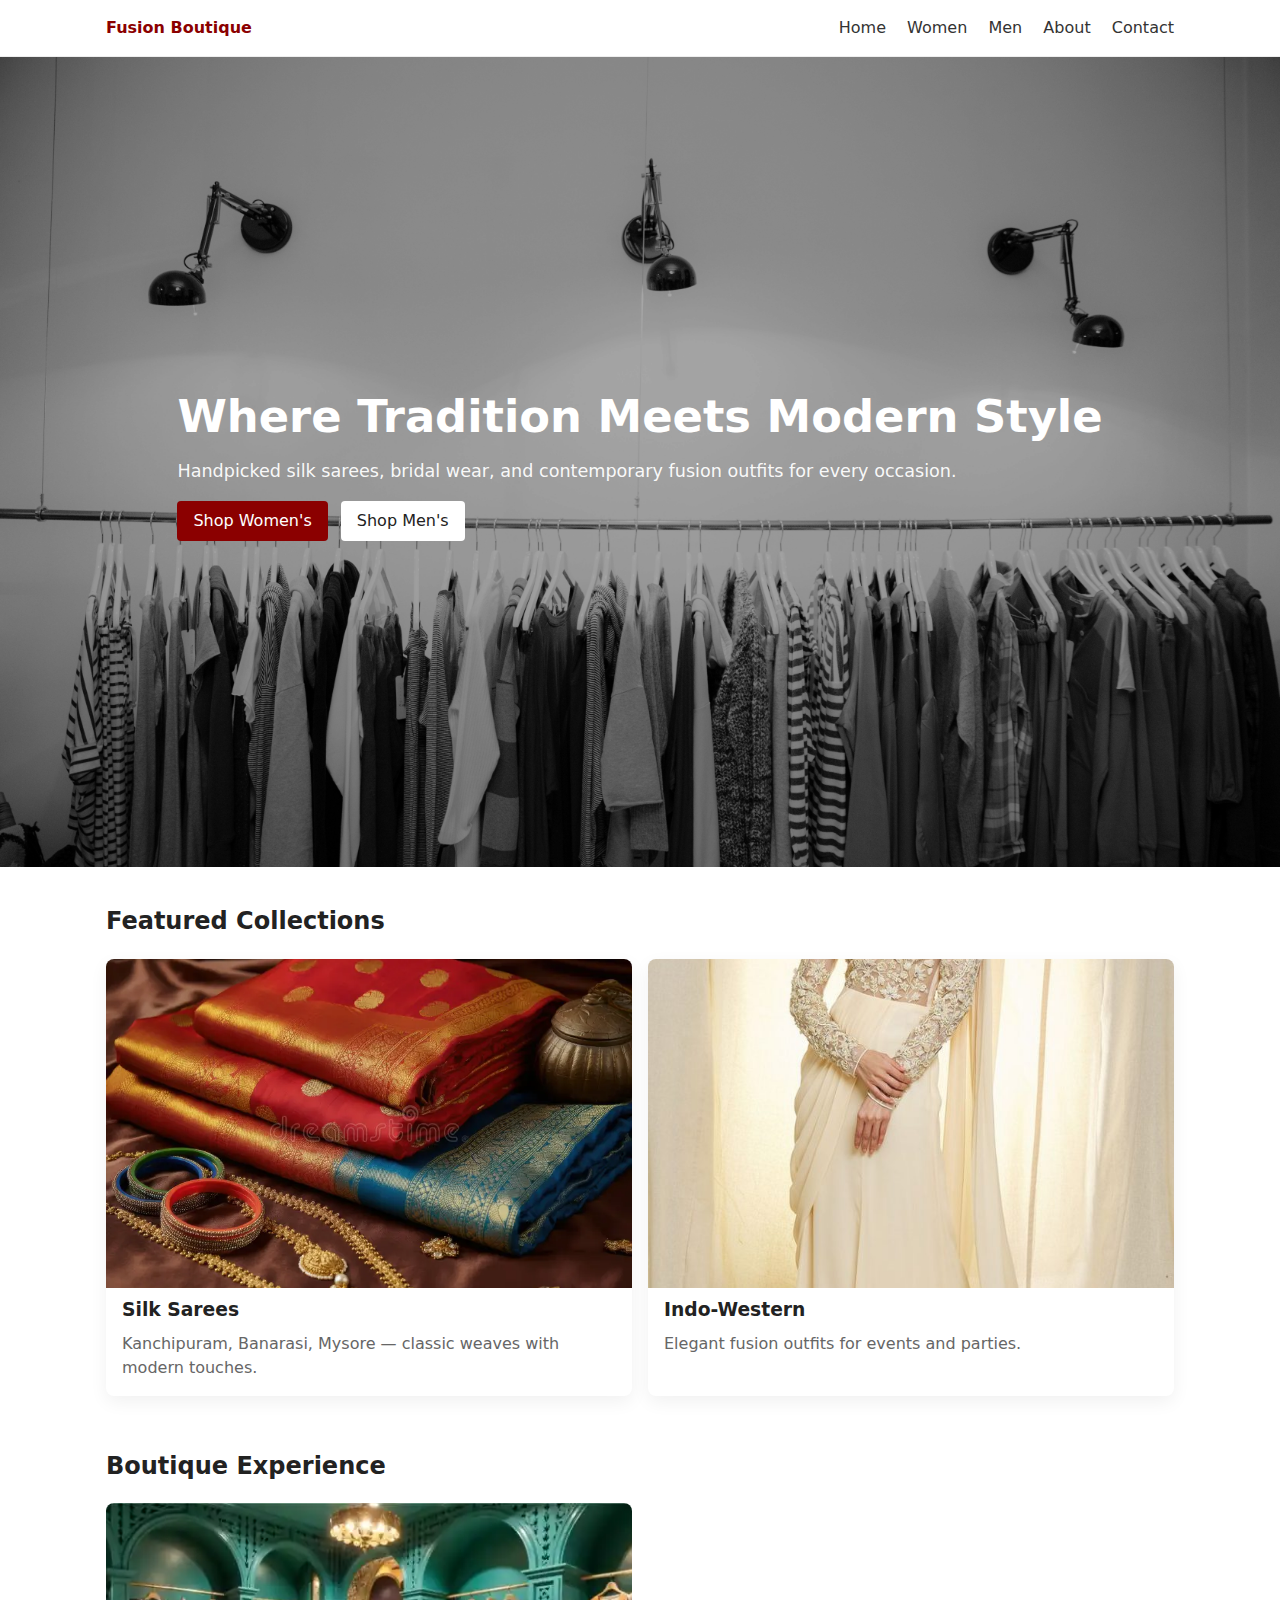
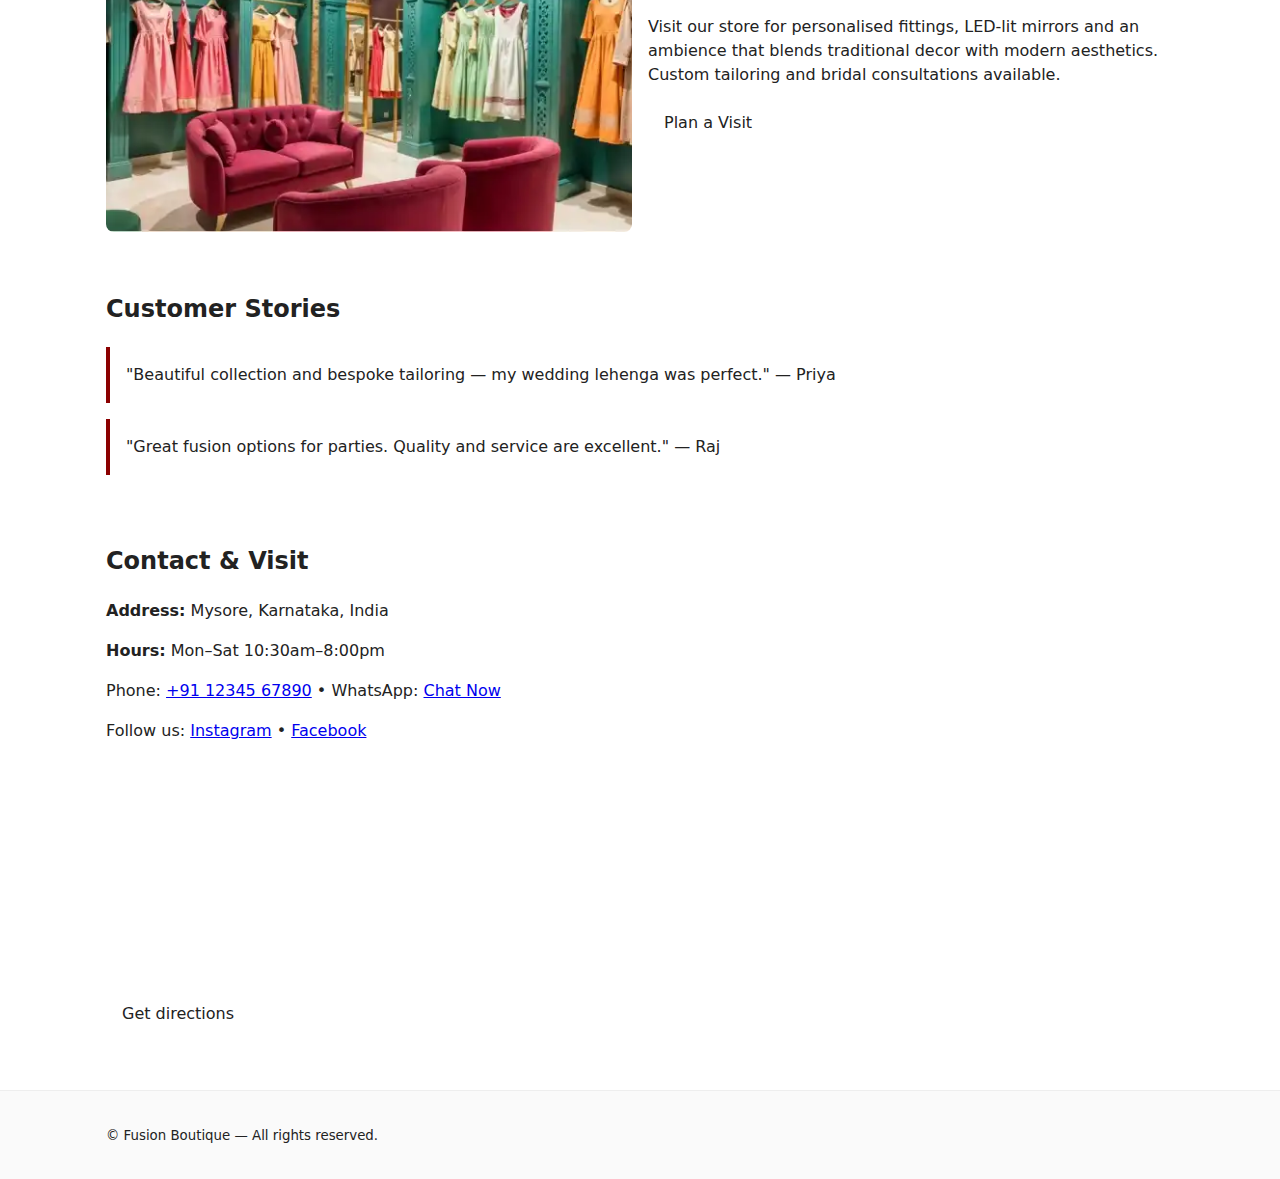
<file: index.html>
<!doctype html>
<html lang="en">
<head>
  <meta charset="utf-8" />
  <meta name="viewport" content="width=device-width,initial-scale=1" />
  <meta name="description" content="Fusion Boutique — modern + traditional fashion for men and women. Silk sarees, indo-western, formal wear, custom tailoring and accessories." />
  <meta name="keywords" content="boutique, fusion fashion, silk sarees, indo-western, bridal, tailoring, menswear, womenswear">
  <link rel="canonical" href="/">
  <meta property="og:title" content="Fusion Boutique — Tradition Meets Modern Style">
  <meta property="og:description" content="Handpicked silk sarees, bridal wear and contemporary fusion outfits for every occasion.">
  <meta property="og:image" content="images/hero.jpg">
  <meta property="og:type" content="website">
  <meta name="twitter:card" content="summary_large_image">
  <link rel="preload" as="image" href="images/hero.jpg">
  <title>Fusion Boutique</title>
  <link rel="stylesheet" href="css/styles.css">
</head>
<body>
  <header class="site-header">
    <div class="container header-inner">
      <a class="logo" href="index.html">Fusion Boutique</a>
      <button id="nav-toggle" class="nav-toggle">☰</button>
      <nav class="site-nav" id="site-nav">
        <a href="index.html">Home</a>
        <a href="women.html">Women</a>
        <a href="men.html">Men</a>
        <a href="about.html">About</a>
        <a href="#contact">Contact</a>
      </nav>
    </div>
  </header>

  <main>
    <section class="hero">
      <div class="hero-inner container">
        <h1 class="hero-title">Where Tradition Meets Modern Style</h1>
        <p class="hero-sub">Handpicked silk sarees, bridal wear, and contemporary fusion outfits for every occasion.</p>
        <div class="hero-ctas">
          <a class="btn primary" href="women.html">Shop Women's</a>
          <a class="btn" href="men.html">Shop Men's</a>
        </div>
      </div>
    </section>

    <section class="collections container">
      <h2>Featured Collections</h2>
      <div class="grid">
        <article class="card">
          <picture>
            <source srcset="images/silk-saree.jpg" type="image/jpeg">
            <img loading="lazy" decoding="async" width="1200" height="800" src="images/silk-saree.svg" alt="Silk sarees">
          </picture>
          <h3>Silk Sarees</h3>
          <p>Kanchipuram, Banarasi, Mysore — classic weaves with modern touches.</p>
        </article>
        <article class="card">
          <img loading="lazy" decoding="async" width="1200" height="800" src="images/indowestern.jpg" alt="Indo western">
          <h3>Indo-Western</h3>
          <p>Elegant fusion outfits for events and parties.</p>
        </article>
        <!-- Men's featured card removed as requested -->
      </div>
    </section>

    <section class="experience container">
      <h2>Boutique Experience</h2>
      <div class="experience-grid">
        <div>
          <picture>
            <source srcset="images/store.jpg" type="image/jpeg">
            <img src="images/store.svg" alt="store interior">
          </picture>
        </div>
        <div>
          <p>Visit our store for personalised fittings, LED-lit mirrors and an ambience that blends traditional decor with modern aesthetics. Custom tailoring and bridal consultations available.</p>
          <a href="about.html#visit" class="btn">Plan a Visit</a>
        </div>
      </div>
    </section>

    <section class="testimonials container">
      <h2>Customer Stories</h2>
      <blockquote>"Beautiful collection and bespoke tailoring — my wedding lehenga was perfect." — Priya</blockquote>
      <blockquote>"Great fusion options for parties. Quality and service are excellent." — Raj</blockquote>
    </section>

    <section id="contact" class="contact container">
      <h2>Contact & Visit</h2>
      <div class="contact-info">
        <p><strong>Address:</strong> Mysore, Karnataka, India</p>
        <p><strong>Hours:</strong> Mon–Sat 10:30am–8:00pm</p>
        <p>Phone: <a href="tel:+911234567890">+91 12345 67890</a> • WhatsApp: <a href="https://wa.me/911234567890">Chat Now</a></p>
        <p>Follow us: <a href="#">Instagram</a> • <a href="#">Facebook</a></p>
        <div class="map-embed" style="margin-top:0.75rem">
          <iframe title="Fusion Boutique location" src="https://www.google.com/maps?q=Mysore%2C%20Karnataka%2C%20India&output=embed" width="100%" height="220" style="border:0;" loading="lazy"></iframe>
          <p style="margin:.5rem 0"><a class="btn" href="https://www.google.com/maps?q=Mysore%2C%20Karnataka%2C%20India" target="_blank" rel="noopener">Get directions</a></p>
        </div>
      </div>
    </section>
  </main>

  <footer class="site-footer">
    <div class="container">
      <small>© Fusion Boutique — All rights reserved.</small>
    </div>
  </footer>

  <script src="js/script.js" defer></script>
</body>
</html>
</file>
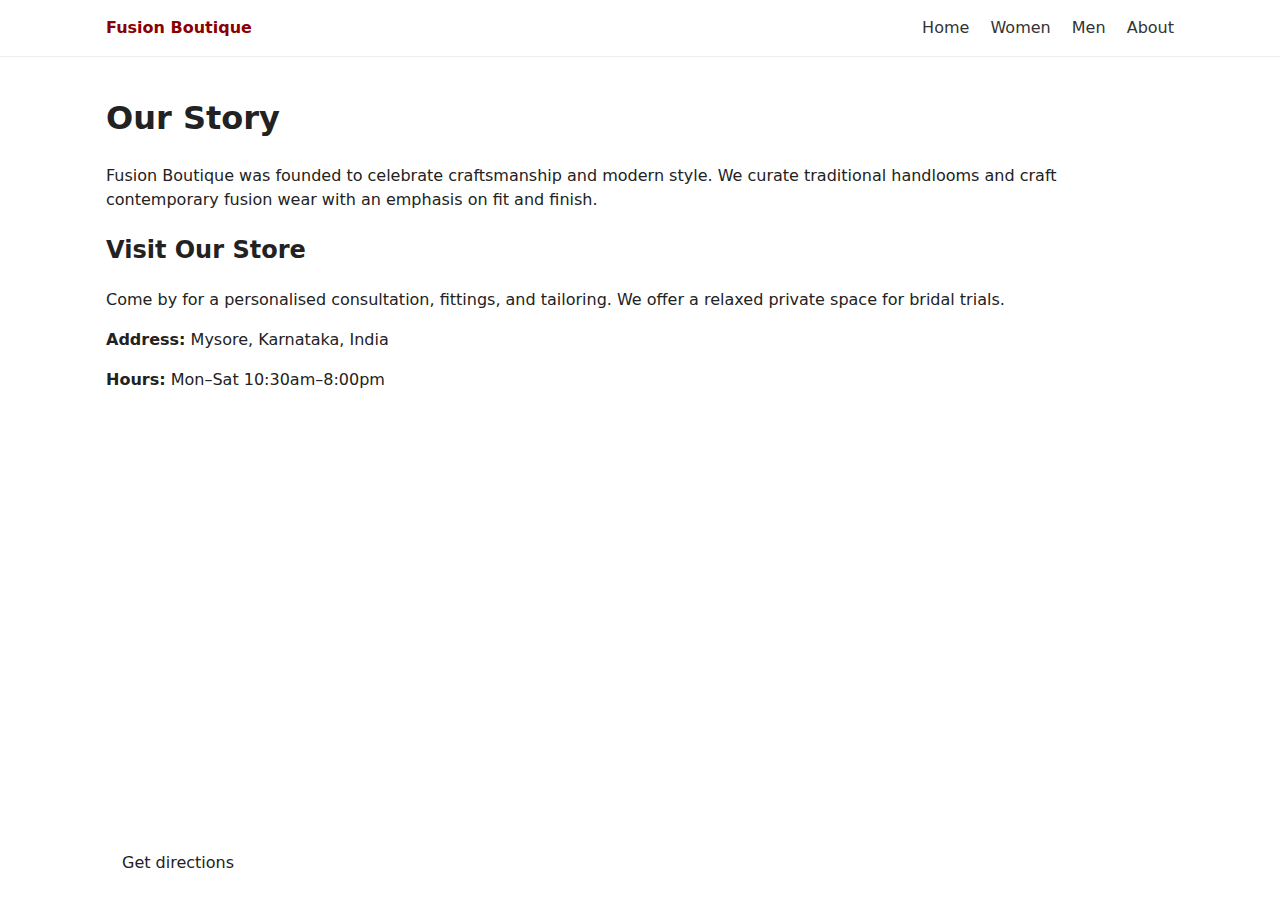
<file: about.html>
<!doctype html>
<html lang="en">
<head>
  <meta charset="utf-8" />
  <meta name="viewport" content="width=device-width,initial-scale=1" />
  <meta name="description" content="About Fusion Boutique — our story, boutique experience, and how to visit for bespoke tailoring and bridal consultations." />
  <meta property="og:title" content="About — Fusion Boutique">
  <meta property="og:description" content="Visit our boutique for personalised fittings, LED-lit mirrors and a curated fusion collection.">
  <meta property="og:image" content="images/store.jpg">
  <title>About — Fusion Boutique</title>
  <link rel="stylesheet" href="css/styles.css">
</head>
<body>
  <header class="site-header">
    <div class="container header-inner">
      <a class="logo" href="index.html">Fusion Boutique</a>
      <nav class="site-nav">
        <a href="index.html">Home</a>
        <a href="women.html">Women</a>
        <a href="men.html">Men</a>
        <a href="about.html">About</a>
      </nav>
    </div>
  </header>

  <main class="container">
    <h1>Our Story</h1>
    <p>Fusion Boutique was founded to celebrate craftsmanship and modern style. We curate traditional handlooms and craft contemporary fusion wear with an emphasis on fit and finish.</p>

    <section id="visit">
      <h2>Visit Our Store</h2>
      <p>Come by for a personalised consultation, fittings, and tailoring. We offer a relaxed private space for bridal trials.</p>
      <p><strong>Address:</strong> Mysore, Karnataka, India</p>
      <p><strong>Hours:</strong> Mon–Sat 10:30am–8:00pm</p>
      <div class="map">
        <iframe title="Store location" src="https://www.google.com/maps?q=Mysore%2C%20Karnataka%2C%20India&output=embed" width="100%" height="420" style="border:0;" loading="lazy"></iframe>
        <p style="margin:.5rem 0"><a class="btn" href="https://www.google.com/maps?q=Mysore%2C%20Karnataka%2C%20India" target="_blank" rel="noopener">Get directions</a></p>
      </div>
    </section>
  </main>

  <script src="js/script.js" defer></script>
</body>
</html>
</file>
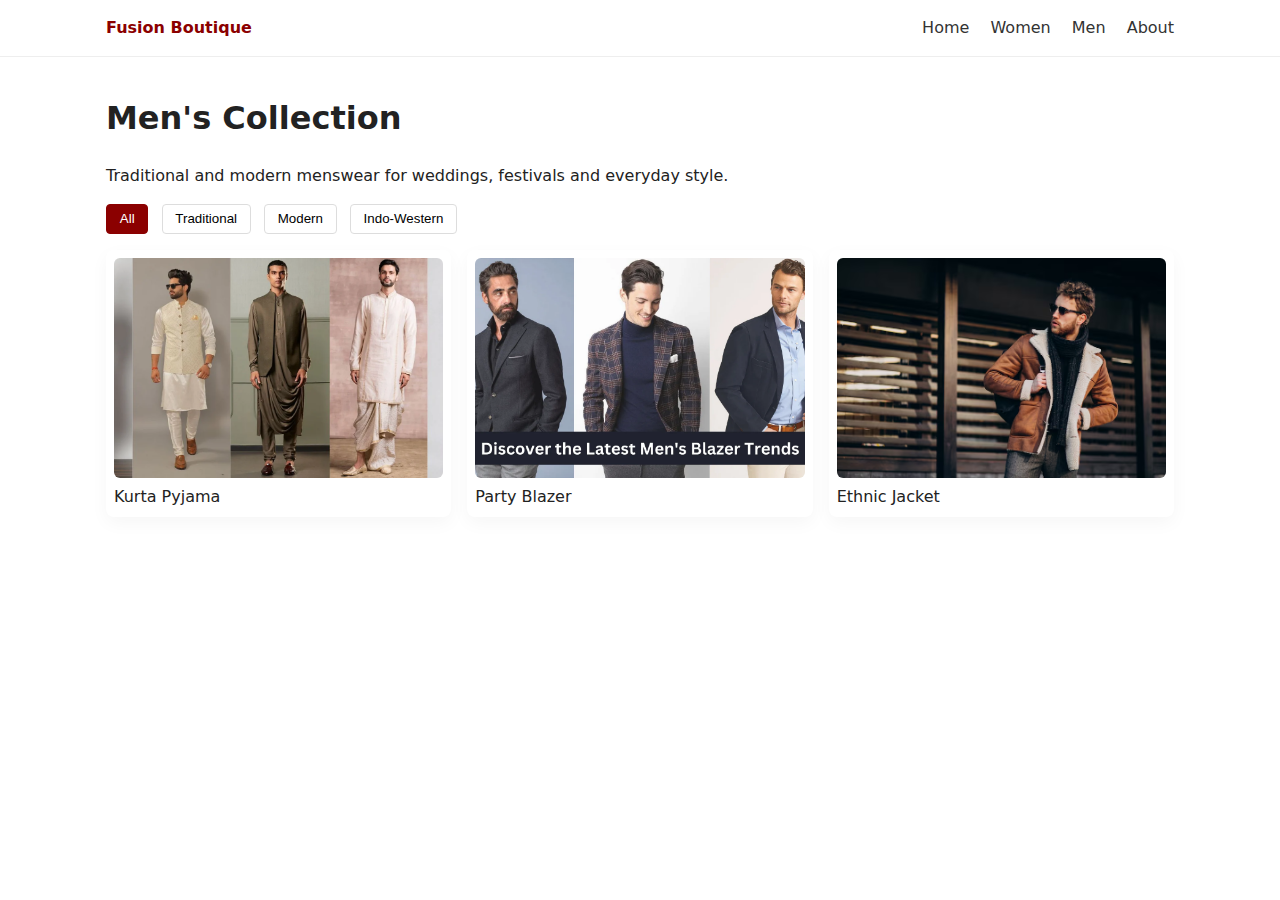
<file: men.html>
<!doctype html>
<html lang="en">
<head>
  <meta charset="utf-8" />
  <meta name="viewport" content="width=device-width,initial-scale=1" />
  <meta name="description" content="Men's collection at Fusion Boutique — kurtas, blazers, ethnic jackets and fusion wear for festivals and events." />
  <meta property="og:title" content="Men's Collection — Fusion Boutique">
  <meta property="og:description" content="Traditional and modern menswear: kurta-pyjama, blazers, ethnic jackets and more.">
  <meta property="og:image" content="images/men-kurta.jpg">
  <title>Men's Collection — Fusion Boutique</title>
  <link rel="stylesheet" href="css/styles.css">
</head>
<body>
  <header class="site-header">
    <div class="container header-inner">
      <a class="logo" href="index.html">Fusion Boutique</a>
      <nav class="site-nav">
        <a href="index.html">Home</a>
        <a href="women.html">Women</a>
        <a href="men.html">Men</a>
        <a href="about.html">About</a>
      </nav>
    </div>
  </header>

  <main class="container">
    <h1>Men's Collection</h1>
    <p>Traditional and modern menswear for weddings, festivals and everyday style.</p>

    <div class="filters">
      <button data-filter="all" class="active">All</button>
      <button data-filter="traditional">Traditional</button>
      <button data-filter="modern">Modern</button>
      <button data-filter="fusion">Indo-Western</button>
    </div>

    <div class="gallery" id="gallery-men">
      <figure data-category="traditional">
        <picture>
          <source srcset="images/men-kurta.jpg" type="image/jpeg">
          <img src="images/men-kurta.svg" alt="Kurta">
        </picture>
        <figcaption>Kurta Pyjama</figcaption>
      </figure>
      <figure data-category="modern">
        <picture>
          <source srcset="images/men-blazer.jpg" type="image/jpeg">
          <img src="images/men-blazer.svg" alt="Blazer">
        </picture>
        <figcaption>Party Blazer</figcaption>
      </figure>
      <figure data-category="fusion">
        <picture>
          <source srcset="images/men-jacket.jpg" type="image/jpeg">
          <img src="images/men-jacket.svg" alt="Ethnic Jacket">
        </picture>
        <figcaption>Ethnic Jacket</figcaption>
      </figure>
    </div>
  </main>

  <script src="js/script.js" defer></script>
</body>
</html>
</file>
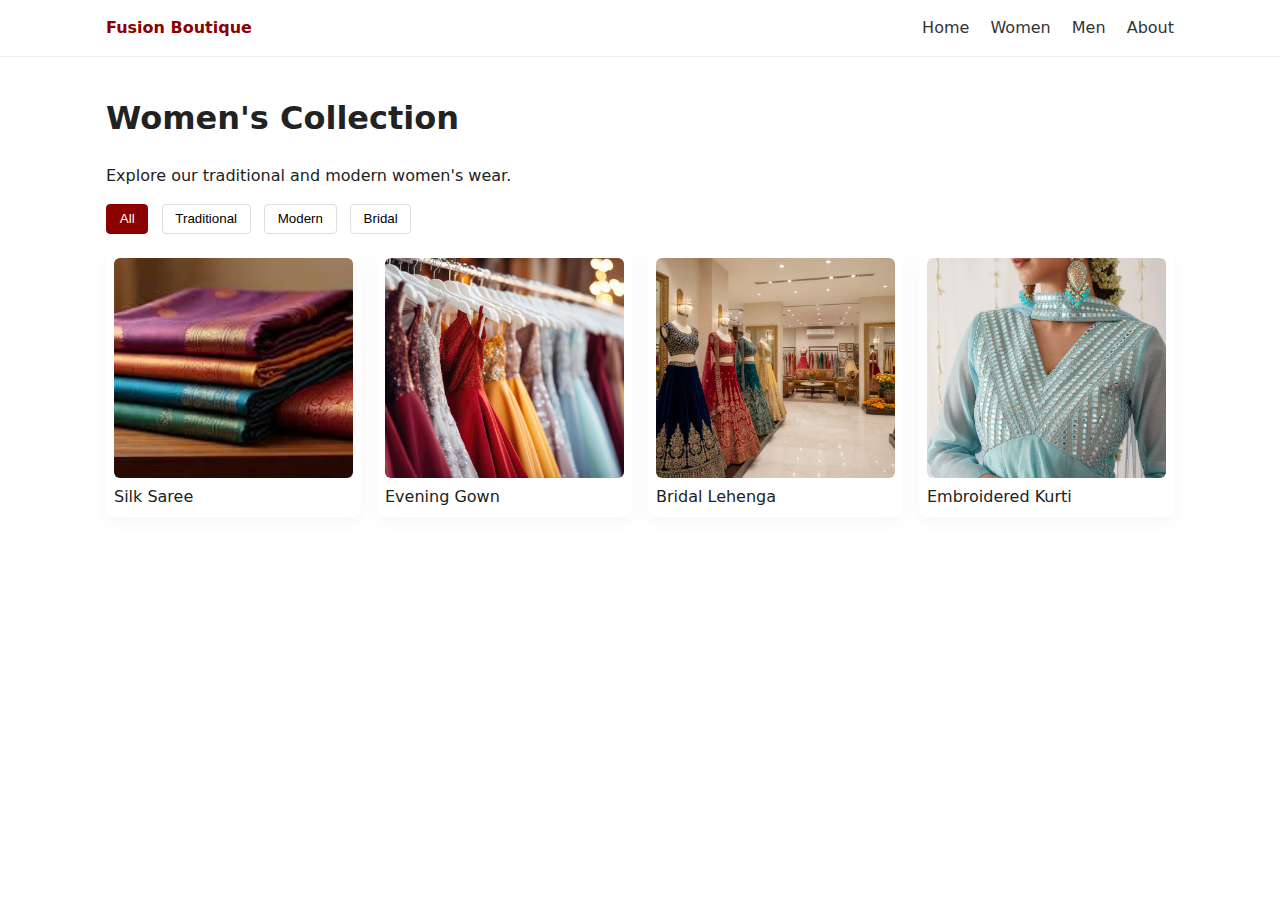
<file: women.html>
<!doctype html>
<html lang="en">
<head>
  <meta charset="utf-8" />
  <meta name="viewport" content="width=device-width,initial-scale=1" />
  <meta name="description" content="Women's collection at Fusion Boutique — traditional and modern women's wear, bridal lehengas, silk sarees and indo-western styles." />
  <meta property="og:title" content="Women's Collection — Fusion Boutique">
  <meta property="og:description" content="Explore our curated women's collection: silk sarees, gowns, lehengas and more.">
  <meta property="og:image" content="images/women-saree.jpg">
  <title>Women's Collection — Fusion Boutique</title>
  <link rel="stylesheet" href="css/styles.css">
</head>
<body>
  <header class="site-header">
    <div class="container header-inner">
      <a class="logo" href="index.html">Fusion Boutique</a>
      <nav class="site-nav">
        <a href="index.html">Home</a>
        <a href="women.html">Women</a>
        <a href="men.html">Men</a>
        <a href="about.html">About</a>
      </nav>
    </div>
  </header>

  <main class="container">
    <h1>Women's Collection</h1>
    <p>Explore our traditional and modern women's wear.</p>

    <div class="filters">
      <button data-filter="all" class="active">All</button>
      <button data-filter="traditional">Traditional</button>
      <button data-filter="modern">Modern</button>
      <button data-filter="bridal">Bridal</button>
    </div>

    <div class="gallery" id="gallery">
      <figure data-category="traditional">
        <picture>
          <source srcset="images/women-saree.jpg" type="image/jpeg">
          <img src="images/women-saree.svg" alt="Saree">
        </picture>
        <figcaption>Silk Saree</figcaption>
      </figure>
      <figure data-category="modern">
        <picture>
          <source srcset="images/women-gown.jpg" type="image/jpeg">
          <img src="images/women-gown.svg" alt="Gown">
        </picture>
        <figcaption>Evening Gown</figcaption>
      </figure>
      <figure data-category="bridal">
        <picture>
          <source srcset="images/women-lehenga.jpg" type="image/jpeg">
          <img src="images/women-lehenga.svg" alt="Lehenga">
        </picture>
        <figcaption>Bridal Lehenga</figcaption>
      </figure>
      <figure data-category="traditional">
        <picture>
          <source srcset="images/women-kurti.jpg" type="image/jpeg">
          <img src="images/women-kurti.svg" alt="Kurti">
        </picture>
        <figcaption>Embroidered Kurti</figcaption>
      </figure>
    </div>
  </main>

  <script src="js/script.js" defer></script>
</body>
</html>
</file>
<file: css/styles.css>
:root{
  --brand:#8b0000;
  --accent:#f2c94c;
  --bg:#fff;
  --muted:#666;
  --max-width:1100px;
}
*{box-sizing:border-box}
body{font-family:Inter, system-ui, Arial, sans-serif;margin:0;color:#222;background:var(--bg);line-height:1.5}
.container{max-width:var(--max-width);margin:0 auto;padding:1rem}
.site-header{background:#fff;border-bottom:1px solid #eee;position:sticky;top:0;z-index:20}
.header-inner{display:flex;align-items:center;justify-content:space-between}
.logo{font-weight:700;color:var(--brand);text-decoration:none}
.site-nav a{margin-left:1rem;color:#333;text-decoration:none}
.nav-toggle{display:none}

.hero{position:relative;background-image:url("../images/hero.jpg");background-position:center;background-size:cover;background-repeat:no-repeat;height:90vh;min-height:420px;display:flex;align-items:center;padding:3rem 0;color:#fff}
.hero::after{content:"";position:absolute;inset:0;background-color:rgba(0,0,0,0.35);pointer-events:none}
.hero-inner{position:relative;z-index:2;max-width:var(--max-width);margin:0 auto;padding:1rem}
.hero-title{font-size:clamp(1.6rem, 3.5vw, 3rem);margin:0 0 .5rem}
.hero-sub{margin:0 0 1rem;color:rgba(255,255,255,0.95);font-size:clamp(.95rem,1.8vw,1.1rem)}
.hero-ctas .btn{margin-right:.5rem}

.btn{display:inline-block;padding:.5rem 1rem;border-radius:4px;background:#fff;color:#222;text-decoration:none}
.btn.primary{background:var(--brand);color:#fff}

.grid{display:grid;grid-template-columns:repeat(auto-fit,minmax(220px,1fr));gap:1rem}
.card{background:#fff;border-radius:8px;overflow:hidden;box-shadow:0 6px 18px rgba(0,0,0,.06);padding:0}
.card img{width:100%;height:auto;aspect-ratio:16/10;object-fit:cover;display:block}
.card h3{margin:.5rem 1rem}
.card p{margin:0 1rem 1rem;color:var(--muted)}

.experience-grid{display:grid;grid-template-columns:1fr 1fr;gap:1rem;align-items:center}
.experience-grid img{width:100%;height:auto;aspect-ratio:16/10;border-radius:8px;object-fit:cover}

.testimonials blockquote{background:#fff;padding:1rem;border-left:4px solid var(--brand);margin:1rem 0}

.gallery{display:grid;grid-template-columns:repeat(auto-fit,minmax(200px,1fr));gap:1rem;margin-top:1rem}
.gallery figure{margin:0;background:#fff;padding:.5rem;border-radius:8px;box-shadow:0 6px 18px rgba(0,0,0,.04)}
.gallery img{width:100%;height:220px;object-fit:cover;border-radius:6px}
.filters{margin-top:1rem}
.filters button{margin-right:.5rem;padding:.4rem .8rem;border-radius:4px;border:1px solid #ddd;background:#fff}
.filters button.active{background:var(--brand);color:#fff;border-color:var(--brand)}

.site-footer{background:#fafafa;padding:1rem 0;border-top:1px solid #eee;margin-top:2rem}

@media(max-width:800px){
  .experience-grid{grid-template-columns:1fr}
  .nav-toggle{display:inline-block}
  .site-nav{display:none}
  .site-nav.open{display:flex;flex-direction:column;gap:.5rem}
}

/* small helpers */
.hidden{display:none}
</file>
